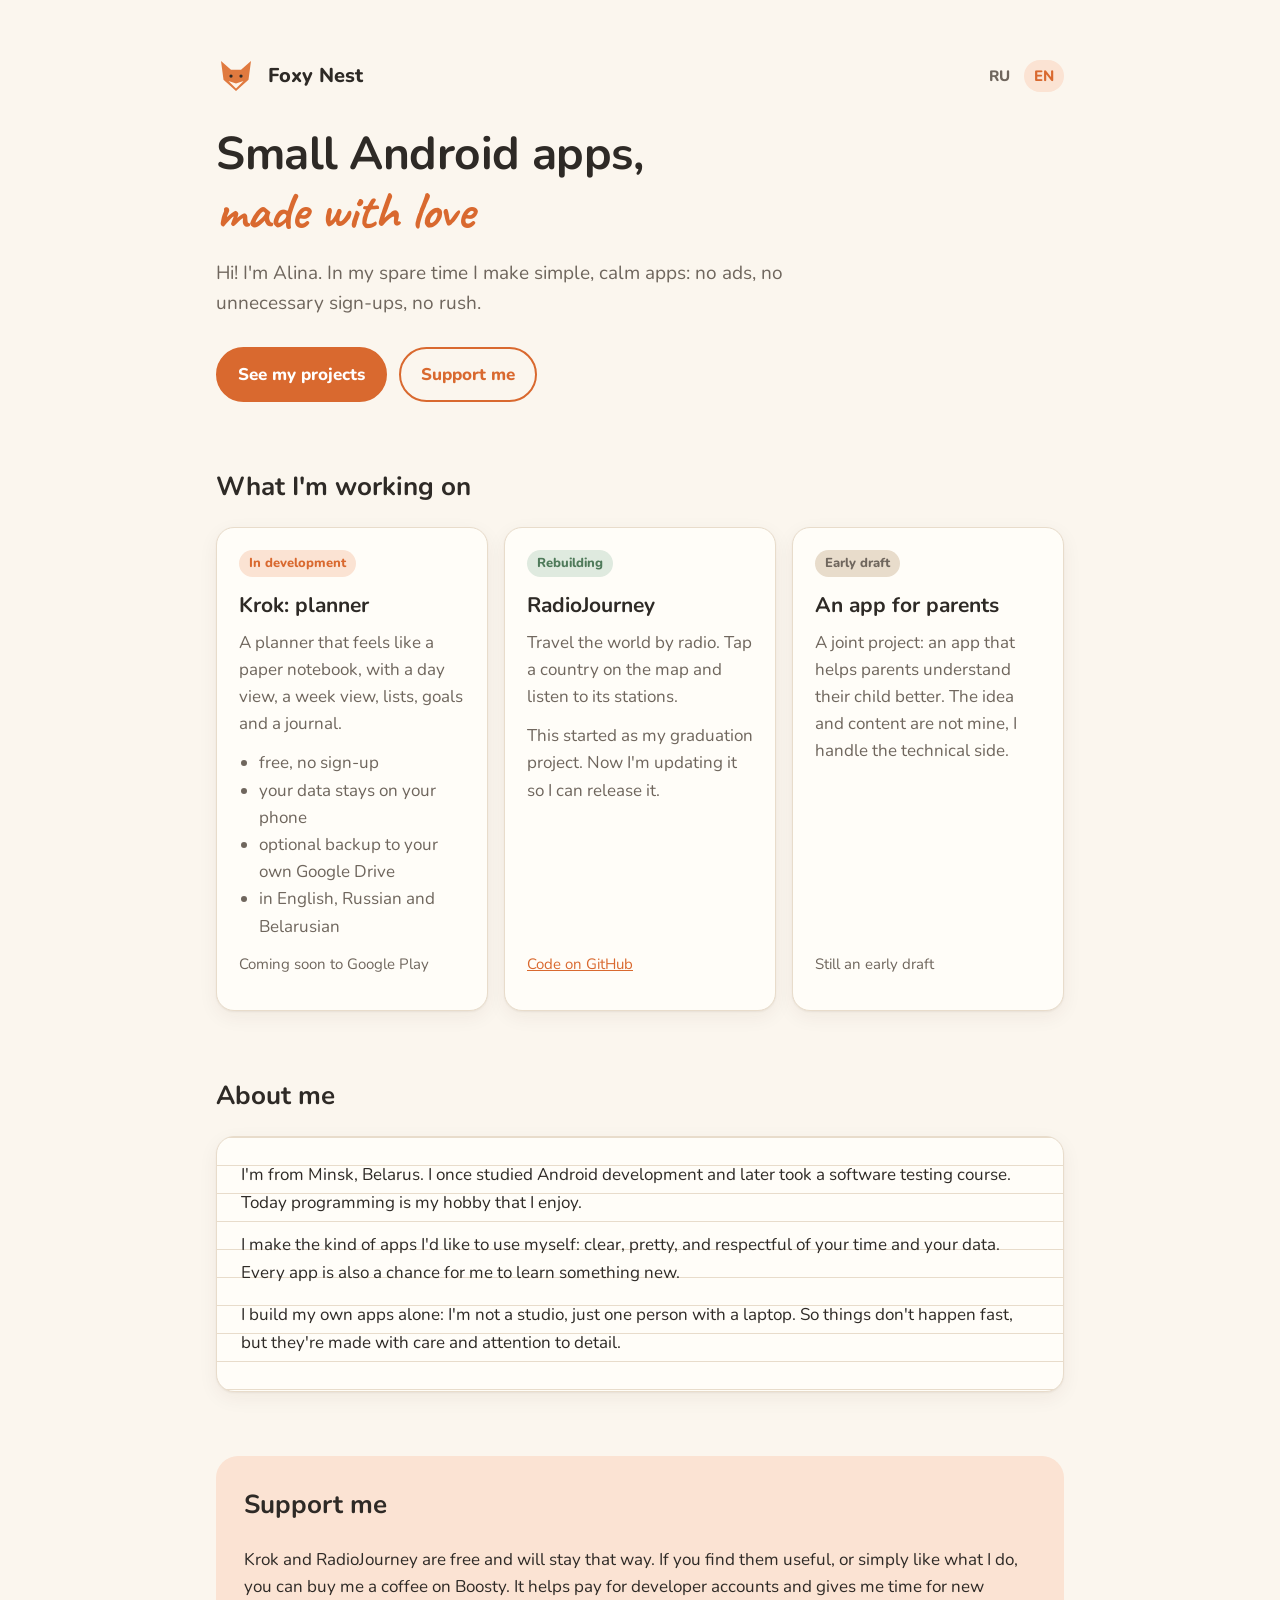
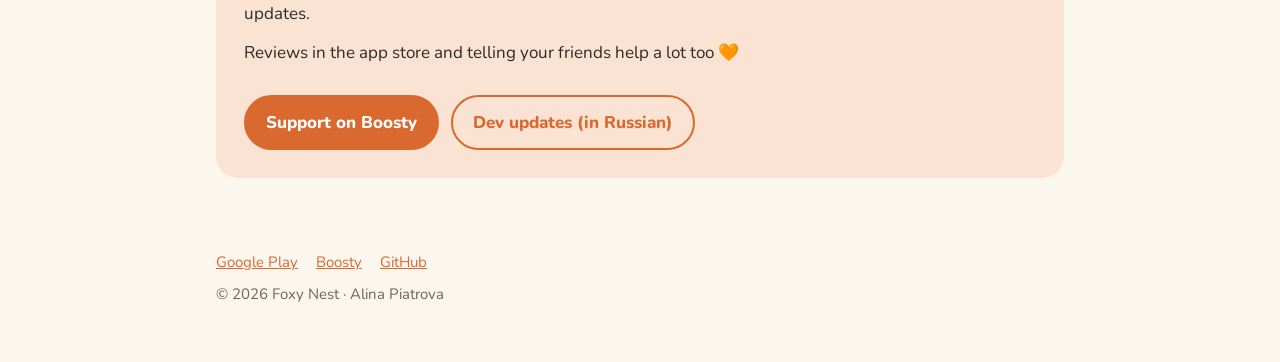
<file: index.html>
<!DOCTYPE html>
<html lang="ru">
<head>
  <meta charset="utf-8">
  <meta name="viewport" content="width=device-width, initial-scale=1">
  <title>Foxy Nest — приложения для Android</title>
  <meta name="description" content="Foxy Nest — маленькая мастерская Алины: простые и спокойные приложения для Android, которые я делаю в свободное время.">
  <!-- Иконка во вкладке браузера: рисуем лисью мордочку прямо тут, без отдельного файла -->
  <link rel="icon" href="data:image/svg+xml,%3Csvg xmlns='http://www.w3.org/2000/svg' viewBox='0 0 64 64'%3E%3Cpath d='M8 8l16 14h16L56 8l-4 30-20 18-20-18z' fill='%23e07a3f'/%3E%3Cpath d='M20 40l12 12 12-12-12 4z' fill='%23fff4e8'/%3E%3C/svg%3E">
  <link rel="preconnect" href="https://fonts.googleapis.com">
  <link rel="preconnect" href="https://fonts.gstatic.com" crossorigin>
  <link href="https://fonts.googleapis.com/css2?family=Caveat:wght@600&family=Nunito:wght@400;600;800&display=swap" rel="stylesheet">
  <!-- Все стили лежат в отдельном файле style.css: его используют обе версии сайта (RU и EN) -->
  <link rel="stylesheet" href="style.css">
  <!-- Подсказка поисковикам: это один сайт на двух языках, вот адрес каждой версии -->
  <link rel="alternate" hreflang="ru" href="https://foxytheone.github.io/">
  <link rel="alternate" hreflang="en" href="https://foxytheone.github.io/en/">
  <script>
    // Автовыбор языка при первом заходе.
    // navigator.languages — языки, выбранные в браузере человека.
    // Если среди них нет русского, белорусского или украинского, открываем английскую версию.
    // Если человек сам нажал RU или EN, выбор запоминается в localStorage (памяти браузера),
    // и больше мы его никуда не перенаправляем. try/catch нужен, потому что в некоторых
    // браузерах (например, в режиме инкогнито) доступ к localStorage запрещён.
    (function () {
      try {
        if (localStorage.getItem('lang')) return;
        var langs = navigator.languages || [navigator.language || ''];
        var ours = langs.some(function (l) { return /^(ru|be|uk)/i.test(l); });
        if (!ours) location.replace('en/');
      } catch (e) {}
    })();
  </script>
</head>
<body>

<div class="wrap">

  <header>
    <div class="top">
      <div class="brand">
        <!-- Логотип-лисичка из простых фигур -->
        <svg viewBox="0 0 64 64" aria-hidden="true">
          <path d="M8 8l16 14h16L56 8l-4 30-20 18-20-18z" fill="#e07a3f"/>
          <path d="M20 40l12 12 12-12-12 4z" fill="#fff4e8"/>
          <circle cx="24" cy="32" r="2.6" fill="#2e2a26"/>
          <circle cx="40" cy="32" r="2.6" fill="#2e2a26"/>
        </svg>
        Foxy Nest
      </div>
      <!-- Переключатель языка. onclick запоминает выбор, чтобы автовыбор больше не срабатывал -->
      <nav class="lang" aria-label="Язык">
        <span>RU</span>
        <a href="en/" onclick="try{localStorage.setItem('lang','en')}catch(e){}">EN</a>
      </nav>
    </div>

    <h1>Маленькие приложения<br>для Android, <span class="hand">сделанные с душой</span></h1>
    <p class="lead">
      Привет! Я Алина. В свободное время я делаю простые и спокойные приложения:
      без рекламы, без лишней регистрации и без спешки.
    </p>
    <div class="buttons">
      <a class="btn primary" href="#projects">Посмотреть проекты</a>
      <a class="btn ghost" href="#support">Поддержать</a>
    </div>
  </header>

  <!-- ================= ПРОЕКТЫ ================= -->
  <section id="projects">
    <h2>Над чем я работаю</h2>
    <div class="grid">

      <article class="card">
        <span class="tag">В разработке</span>
        <h3>Крок: планер</h3>
        <p>Планер, похожий на бумажный ежедневник. В нём есть день, неделя, списки, цели и дневник.</p>
        <ul>
          <li>бесплатный и без регистрации</li>
          <li>данные хранятся на телефоне</li>
          <li>можно сохранить копию на свой Google Диск</li>
          <li>на русском, белорусском и английском языках</li>
        </ul>
        <p class="foot">Скоро в Google Play и RuStore</p>
      </article>

      <article class="card">
        <span class="tag green">Переделываю</span>
        <h3>RadioJourney</h3>
        <p>Путешествие по миру через радио. Нажимаешь на страну на карте и слушаешь её радиостанции.</p>
        <p>Это был мой дипломный проект. Сейчас я его обновляю, чтобы выпустить в магазины.</p>
        <p class="foot"><a href="https://github.com/FoxyTheOne/RadioJourney">Код на GitHub</a></p>
      </article>

      <article class="card">
        <span class="tag grey">Черновик</span>
        <h3>Приложение для родителей</h3>
        <p>Совместный проект: приложение, которое помогает родителям лучше понимать своего ребёнка. Идея и содержание не мои, я делаю техническую часть.</p>
        <p class="foot">Пока это ранний черновик</p>
      </article>

    </div>
  </section>

  <!-- ================= ОБО МНЕ ================= -->
  <section id="about">
    <h2>Обо мне</h2>
    <div class="note">
      <p>Я из Минска. Когда-то я училась на Android-разработчика, потом прошла курсы по тестированию. Сейчас программирование для меня хобби, которое меня радует.</p>
      <p>Я делаю приложения, которыми хотела бы пользоваться сама: понятные, красивые и уважающие ваше время и личные данные. Каждое приложение для меня ещё и способ научиться чему-то новому.</p>
      <p>Свои приложения я делаю одна: я не студия, а один человек с ноутбуком. Поэтому всё выходит не очень быстро, зато с любовью и вниманием к мелочам.</p>
    </div>
  </section>

  <!-- ================= ПОДДЕРЖКА ================= -->
  <section id="support">
    <div class="support">
      <h2>Поддержать</h2>
      <p>Крок и RadioJourney бесплатные и такими останутся. Если они вам пригодились или просто нравится то, что я делаю, можно угостить меня кофе на Boosty. Это помогает оплачивать аккаунты разработчика и находить время на новые обновления.</p>
      <p>А ещё очень помогают отзывы в магазине приложений и рассказы друзьям 🧡</p>
      <div class="buttons">
        <a class="btn primary" href="https://boosty.to/foxynest/donate">Поддержать на Boosty</a>
        <a class="btn ghost" href="https://boosty.to/foxynest">Новости разработки</a>
      </div>
    </div>
  </section>

  <footer>
    <div class="links">
      <a href="https://play.google.com/store/apps/dev?id=5456793891038364788">Google Play</a>
      <a href="https://boosty.to/foxynest">Boosty</a>
      <a href="https://github.com/FoxyTheOne">GitHub</a>
      <!-- Сюда можно добавить почту, например: <a href="mailto:...">Написать мне</a> -->
    </div>
    © 2026 Foxy Nest · Алина Петрова
  </footer>

</div>
</body>
</html>
</file>
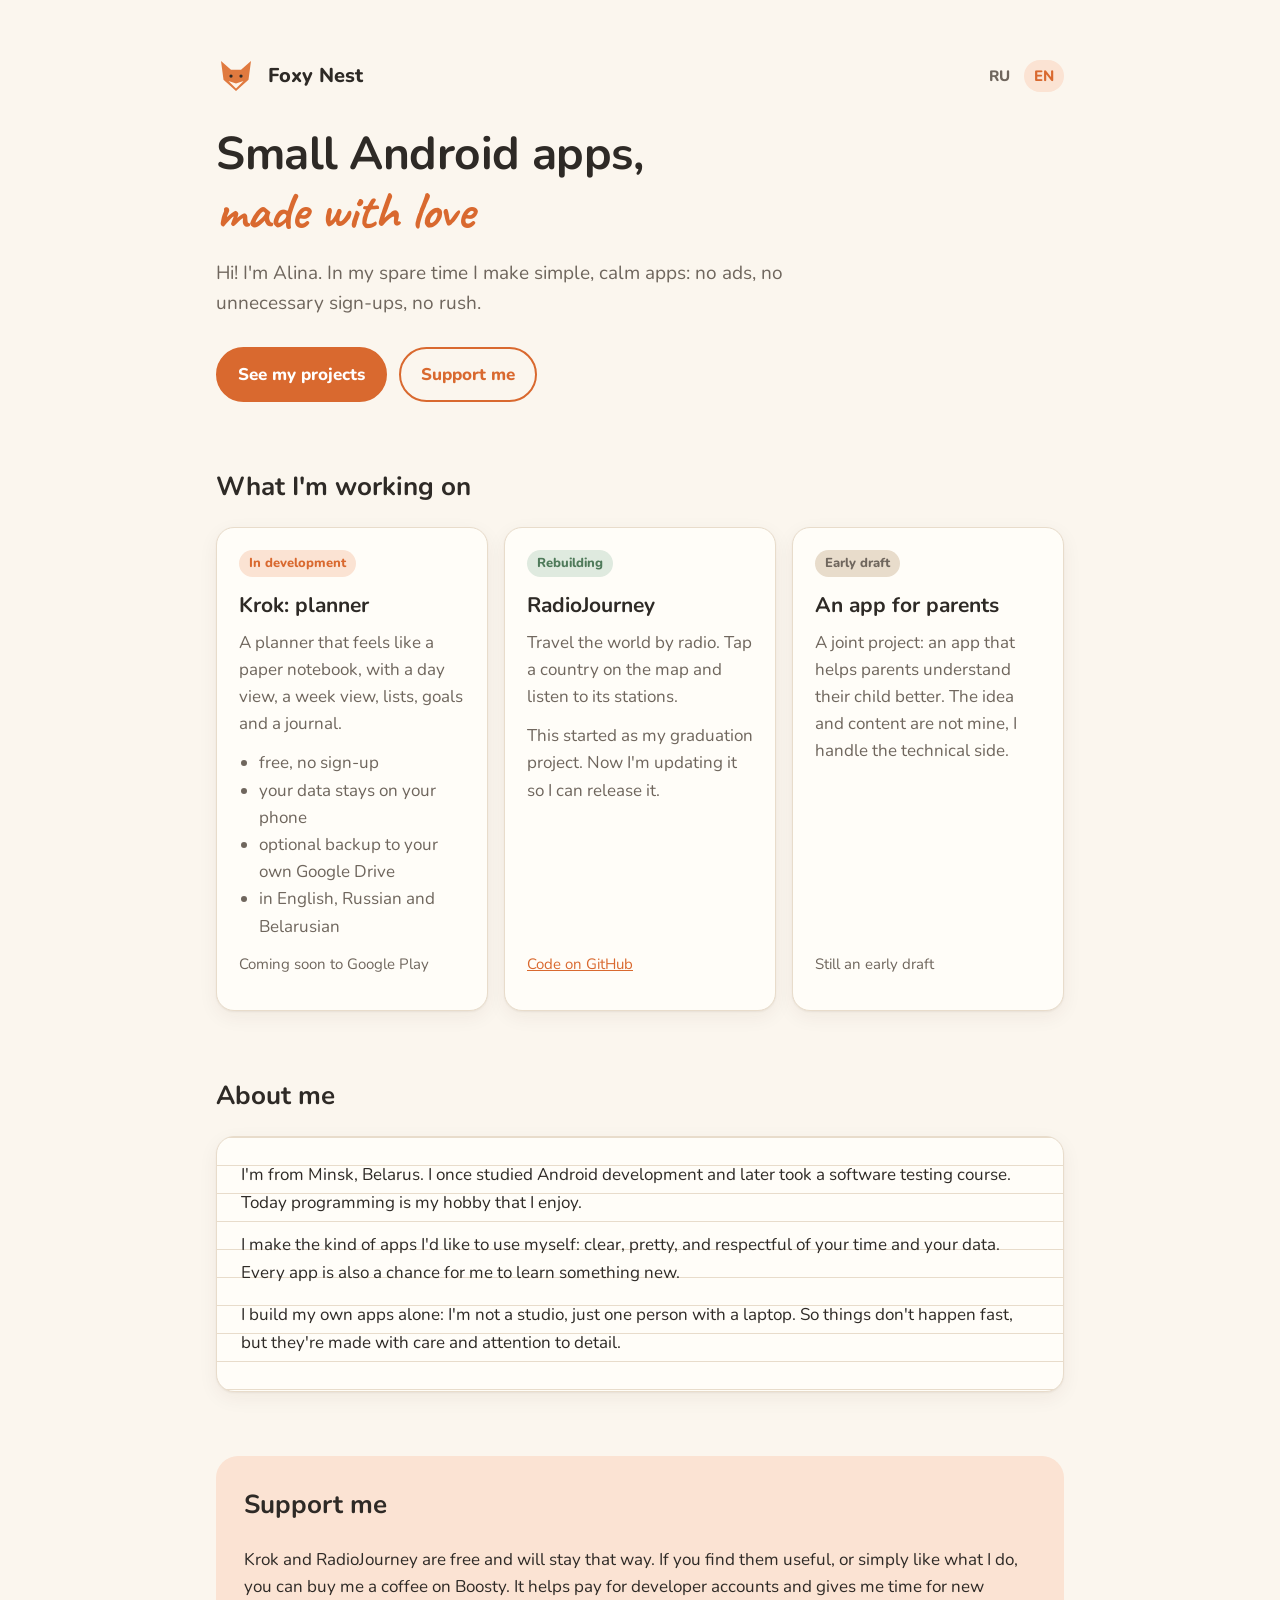
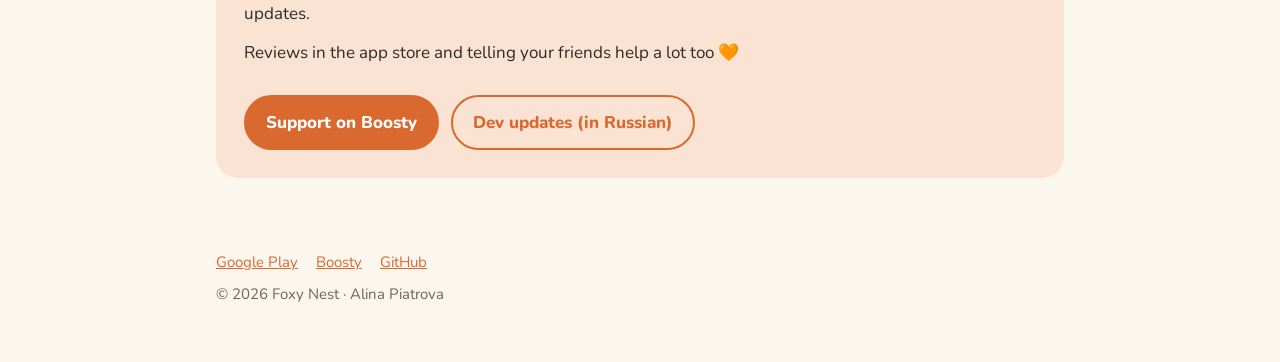
<file: en/index.html>
<!DOCTYPE html>
<html lang="en">
<head>
  <!-- Английская версия сайта. Она лежит в папке en/, поэтому её адрес: foxytheone.github.io/en/
       Стили общие с русской версией: файл ../style.css («..» значит «на одну папку выше») -->
  <meta charset="utf-8">
  <meta name="viewport" content="width=device-width, initial-scale=1">
  <title>Foxy Nest — Android apps</title>
  <meta name="description" content="Foxy Nest is Alina's tiny workshop: simple, calm Android apps made in her spare time.">
  <link rel="icon" href="data:image/svg+xml,%3Csvg xmlns='http://www.w3.org/2000/svg' viewBox='0 0 64 64'%3E%3Cpath d='M8 8l16 14h16L56 8l-4 30-20 18-20-18z' fill='%23e07a3f'/%3E%3Cpath d='M20 40l12 12 12-12-12 4z' fill='%23fff4e8'/%3E%3C/svg%3E">
  <link rel="preconnect" href="https://fonts.googleapis.com">
  <link rel="preconnect" href="https://fonts.gstatic.com" crossorigin>
  <link href="https://fonts.googleapis.com/css2?family=Caveat:wght@600&family=Nunito:wght@400;600;800&display=swap" rel="stylesheet">
  <link rel="stylesheet" href="../style.css">
  <link rel="alternate" hreflang="ru" href="https://foxytheone.github.io/">
  <link rel="alternate" hreflang="en" href="https://foxytheone.github.io/en/">
</head>
<body>

<div class="wrap">

  <header>
    <div class="top">
      <div class="brand">
        <svg viewBox="0 0 64 64" aria-hidden="true">
          <path d="M8 8l16 14h16L56 8l-4 30-20 18-20-18z" fill="#e07a3f"/>
          <path d="M20 40l12 12 12-12-12 4z" fill="#fff4e8"/>
          <circle cx="24" cy="32" r="2.6" fill="#2e2a26"/>
          <circle cx="40" cy="32" r="2.6" fill="#2e2a26"/>
        </svg>
        Foxy Nest
      </div>
      <!-- Ссылка «RU» ведёт на одну папку выше, то есть на главную (русскую) страницу -->
      <nav class="lang" aria-label="Language">
        <a href="../" onclick="try{localStorage.setItem('lang','ru')}catch(e){}">RU</a>
        <span>EN</span>
      </nav>
    </div>

    <h1>Small Android apps,<br><span class="hand">made with love</span></h1>
    <p class="lead">
      Hi! I'm Alina. In my spare time I make simple, calm apps:
      no ads, no unnecessary sign-ups, no rush.
    </p>
    <div class="buttons">
      <a class="btn primary" href="#projects">See my projects</a>
      <a class="btn ghost" href="#support">Support me</a>
    </div>
  </header>

  <section id="projects">
    <h2>What I'm working on</h2>
    <div class="grid">

      <article class="card">
        <span class="tag">In development</span>
        <h3>Krok: planner</h3>
        <p>A planner that feels like a paper notebook, with a day view, a week view, lists, goals and a journal.</p>
        <ul>
          <li>free, no sign-up</li>
          <li>your data stays on your phone</li>
          <li>optional backup to your own Google Drive</li>
          <li>in English, Russian and Belarusian</li>
        </ul>
        <p class="foot">Coming soon to Google Play</p>
      </article>

      <article class="card">
        <span class="tag green">Rebuilding</span>
        <h3>RadioJourney</h3>
        <p>Travel the world by radio. Tap a country on the map and listen to its stations.</p>
        <p>This started as my graduation project. Now I'm updating it so I can release it.</p>
        <p class="foot"><a href="https://github.com/FoxyTheOne/RadioJourney">Code on GitHub</a></p>
      </article>

      <article class="card">
        <span class="tag grey">Early draft</span>
        <h3>An app for parents</h3>
        <p>A joint project: an app that helps parents understand their child better. The idea and content are not mine, I handle the technical side.</p>
        <p class="foot">Still an early draft</p>
      </article>

    </div>
  </section>

  <section id="about">
    <h2>About me</h2>
    <div class="note">
      <p>I'm from Minsk, Belarus. I once studied Android development and later took a software testing course. Today programming is my hobby that I enjoy.</p>
      <p>I make the kind of apps I'd like to use myself: clear, pretty, and respectful of your time and your data. Every app is also a chance for me to learn something new.</p>
      <p>I build my own apps alone: I'm not a studio, just one person with a laptop. So things don't happen fast, but they're made with care and attention to detail.</p>
    </div>
  </section>

  <!-- В Boosty можно платить картами из разных стран, поэтому кнопку оставляем и в английской версии -->
  <section id="support">
    <div class="support">
      <h2>Support me</h2>
      <p>Krok and RadioJourney are free and will stay that way. If you find them useful, or simply like what I do, you can buy me a coffee on Boosty. It helps pay for developer accounts and gives me time for new updates.</p>
      <p>Reviews in the app store and telling your friends help a lot too 🧡</p>
      <div class="buttons">
        <a class="btn primary" href="https://boosty.to/foxynest/donate">Support on Boosty</a>
        <a class="btn ghost" href="https://boosty.to/foxynest">Dev updates (in Russian)</a>
      </div>
    </div>
  </section>

  <footer>
    <div class="links">
      <a href="https://play.google.com/store/apps/dev?id=5456793891038364788">Google Play</a>
      <a href="https://boosty.to/foxynest">Boosty</a>
      <a href="https://github.com/FoxyTheOne">GitHub</a>
    </div>
    © 2026 Foxy Nest · Alina Piatrova
  </footer>

</div>
</body>
</html>
</file>
<file: style.css>
/* Цвета собраны в одном месте, чтобы их было легко поменять */
:root {
  --bg: #fbf6ee;          /* фон «бумага» */
  --paper: #fffdf8;       /* карточки */
  --ink: #2e2a26;         /* основной текст */
  --muted: #6f665d;       /* второстепенный текст */
  --line: #e8dccb;        /* линии, рамки */
  --fox: #d9692f;         /* лисий оранжевый — акцент */
  --fox-soft: #fbe3d3;
  --green: #4f7a5a;
  --green-soft: #dfeadf;
  --shadow: 0 1px 2px rgba(60,40,20,.06), 0 6px 20px rgba(60,40,20,.06);
}
/* Тёмная тема: включается сама, если в телефоне/компьютере стоит тёмная тема */
@media (prefers-color-scheme: dark) {
  :root {
    --bg: #1d1a17;
    --paper: #26221e;
    --ink: #f1e9df;
    --muted: #b3a797;
    --line: #3b342d;
    --fox: #f08a4b;
    --fox-soft: #3d2a1e;
    --green: #8fbf98;
    --green-soft: #26332a;
    --shadow: none;
  }
}

* { box-sizing: border-box; }
body {
  margin: 0;
  background: var(--bg);
  color: var(--ink);
  font: 17px/1.6 "Nunito", system-ui, sans-serif;
}
a { color: var(--fox); }
.wrap { max-width: 880px; margin: 0 auto; padding: 0 16px; }

/* ---------- Шапка ---------- */
header { padding: 56px 0 32px; }
.brand { display: flex; align-items: center; gap: 12px; font-weight: 800; font-size: 20px; }
.brand svg { width: 40px; height: 40px; }
h1 {
  font-size: clamp(30px, 6vw, 46px);
  line-height: 1.15;
  margin: 32px 0 16px;
  letter-spacing: -.01em;
}
h1 .hand { font-family: "Caveat", cursive; color: var(--fox); font-size: 1.15em; }
.lead { font-size: 19px; color: var(--muted); max-width: 640px; margin: 0; }
.buttons { display: flex; flex-wrap: wrap; gap: 12px; margin-top: 28px; }
.btn {
  display: inline-block; padding: 12px 20px; border-radius: 999px;
  font-weight: 800; text-decoration: none; border: 2px solid var(--fox);
}
.btn.primary { background: var(--fox); color: #fff; }
.btn.ghost { color: var(--fox); }

/* ---------- Секции ---------- */
section { padding: 32px 0; }
h2 { font-size: 26px; margin: 0 0 20px; }
.grid { display: grid; gap: 16px; grid-template-columns: repeat(auto-fit, minmax(250px, 1fr)); }
.card {
  background: var(--paper); border: 1px solid var(--line); border-radius: 18px;
  padding: 22px; box-shadow: var(--shadow); display: flex; flex-direction: column;
}
.card h3 { margin: 12px 0 6px; font-size: 21px; }
.card p { margin: 0 0 12px; color: var(--muted); }
.card ul { margin: 0 0 12px; padding-left: 20px; color: var(--muted); }
.card .foot { margin-top: auto; font-size: 15px; }
.tag {
  align-self: flex-start; font-size: 13px; font-weight: 800; padding: 3px 10px;
  border-radius: 999px; background: var(--fox-soft); color: var(--fox);
}
.tag.green { background: var(--green-soft); color: var(--green); }
.tag.grey { background: var(--line); color: var(--muted); }

/* Блок «обо мне» — как листок в клетку */
.note {
  background:
    linear-gradient(var(--line) 1px, transparent 1px) 0 0 / 100% 28px,
    var(--paper);
  border: 1px solid var(--line); border-radius: 18px; padding: 24px 24px 20px;
  box-shadow: var(--shadow);
}
.note p { margin: 0 0 14px; line-height: 28px; }

/* Поддержка */
.support { background: var(--fox-soft); border-radius: 22px; padding: 28px; }
.support p { margin: 0 0 12px; }

footer { padding: 40px 0 56px; color: var(--muted); font-size: 15px; }
footer .links { display: flex; flex-wrap: wrap; gap: 18px; margin-bottom: 8px; }

/* ---------- Переключатель языка (RU / EN) в шапке ---------- */
.top { display: flex; align-items: center; justify-content: space-between; gap: 12px; }
.lang { display: flex; gap: 4px; font-weight: 800; font-size: 15px; }
.lang a, .lang span { padding: 4px 10px; border-radius: 999px; text-decoration: none; }
.lang span { background: var(--fox-soft); color: var(--fox); } /* текущий язык */
.lang a { color: var(--muted); }
</file>
